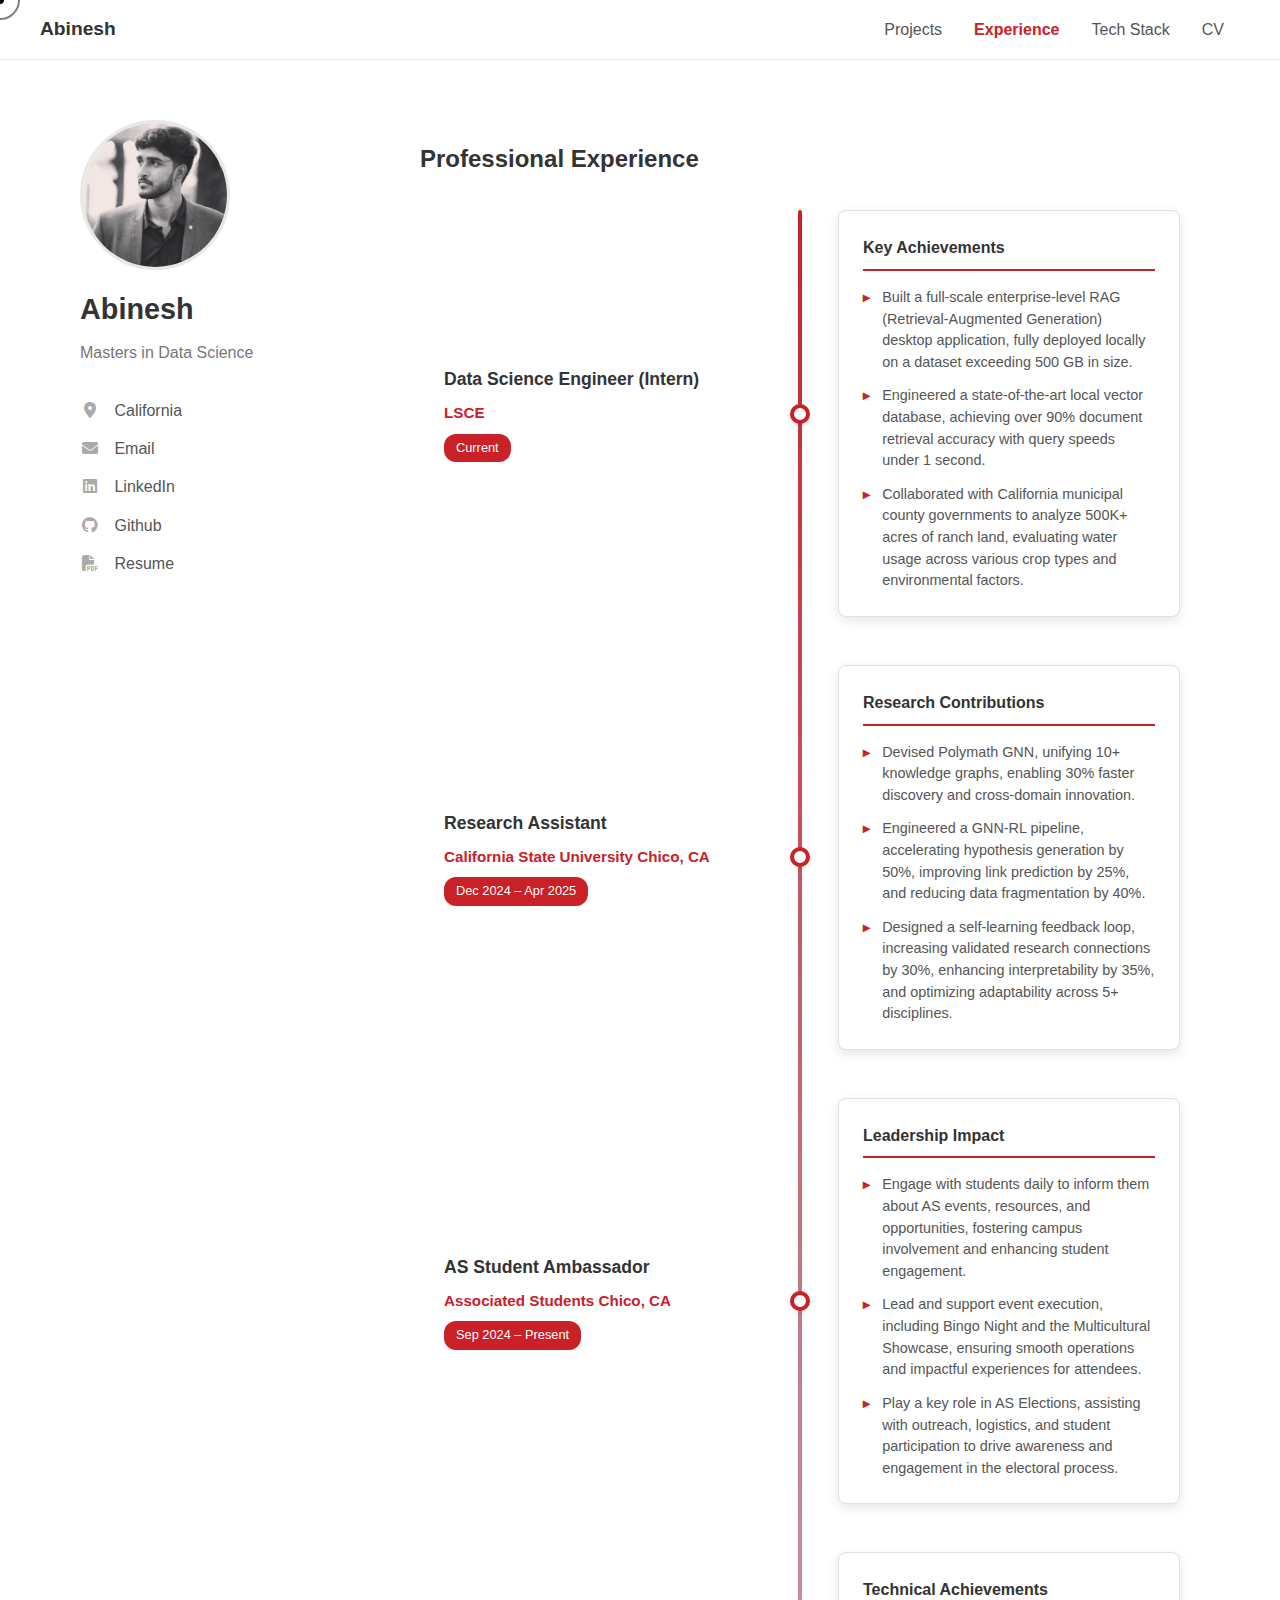
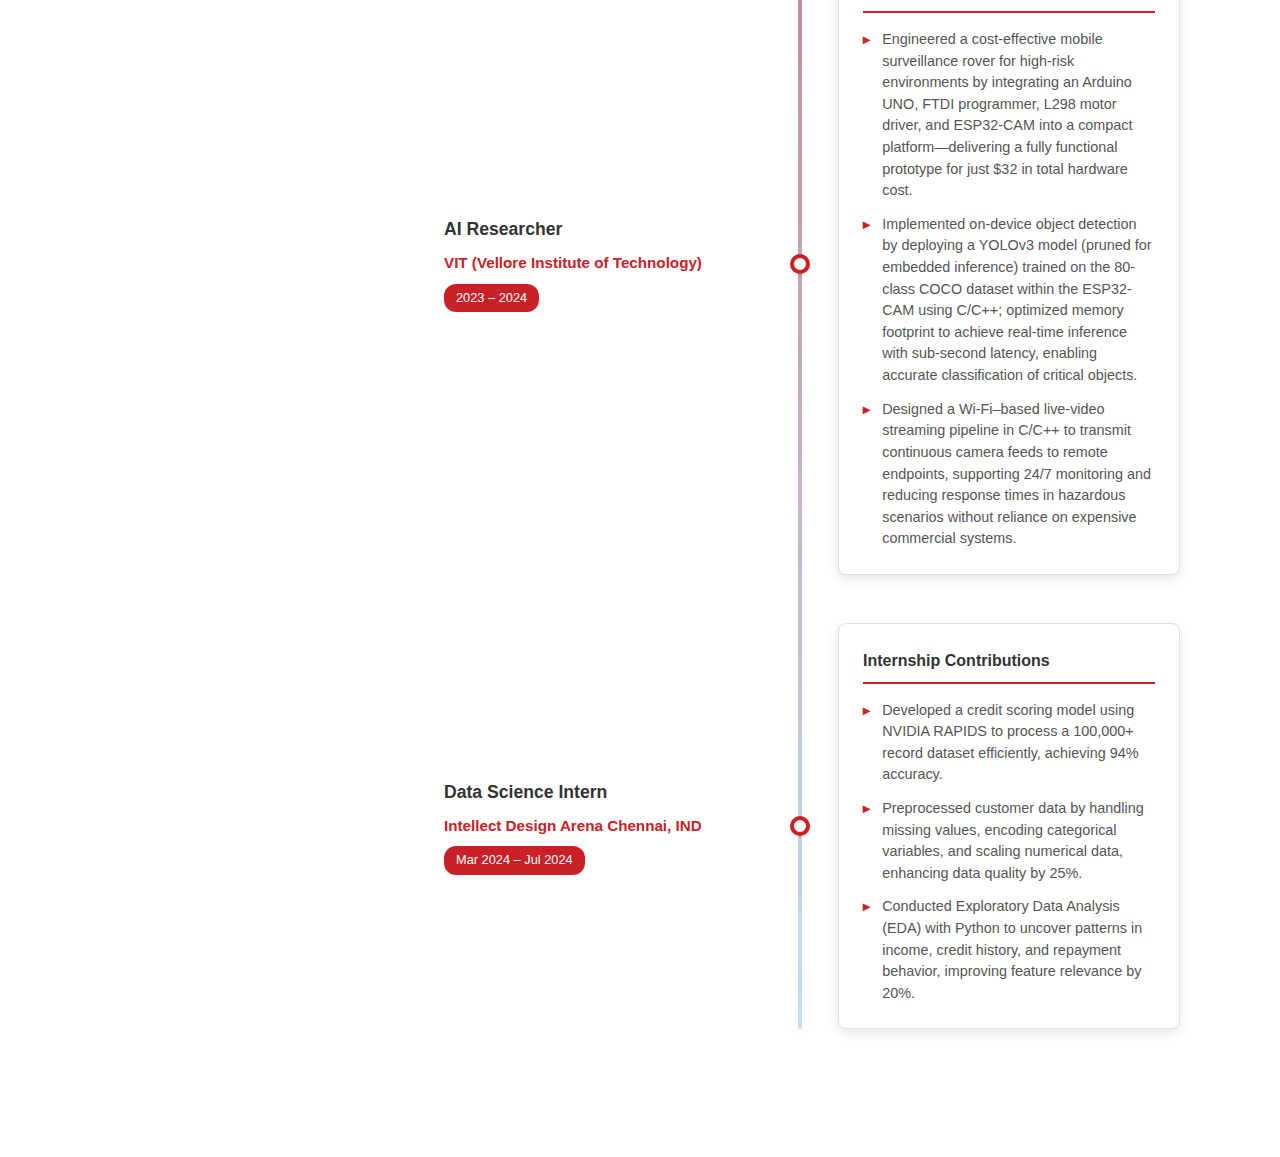
<file: experience.html>
<!DOCTYPE html>
<html lang="en">
<head>
    <meta charset="UTF-8">
    <meta name="viewport" content="width=device-width, initial-scale=1.0">
    <title>Experience - Abinesh</title>
    <link rel="icon" href="assets/favicon.ico" type="image/x-icon">
    <link rel="stylesheet" href="https://cdnjs.cloudflare.com/ajax/libs/font-awesome/6.5.2/css/all.min.css">
    <link rel="stylesheet" href="css/style.css">
</head>
<body>
    <div class="cursor-dot" data-cursor-dot></div>
    <div class="cursor-outline" data-cursor-outline></div>

    <!-- Mobile Navigation -->
    <header class="mobile-header">
        <a href="index.html" class="mobile-brand">Abinesh</a>
        <button class="hamburger-menu">
            <span class="bar"></span>
            <span class="bar"></span>
            <span class="bar"></span>
        </button>
    </header>
    <nav class="mobile-nav">
        <ul>
            <li><a href="projects.html">Projects</a></li>
            <li><a href="experience.html" class="active">Experience</a></li>
            <li><a href="tech-stack.html">Tech Stack</a></li>
            <li><a href="assets/Abinesh Resume.pdf" target="_blank">CV</a></li>
            <li><a href="#" id="mobile-contact-trigger">Contact</a></li>
        </ul>
    </nav>

    <!-- Desktop Header -->
    <header class="main-header">
        <nav class="main-nav">
            <a href="index.html" class="nav-brand">Abinesh</a>
            <ul>
                <li><a href="projects.html">Projects</a></li>
                <li><a href="experience.html" class="active">Experience</a></li>
                <li><a href="tech-stack.html">Tech Stack</a></li>
                <li><a href="assets/Abinesh Resume.pdf" target="_blank">CV</a></li>
            </ul>
        </nav>
    </header>

    <div class="page-container">
        <aside class="sidebar">
            <div class="sidebar-content">
                <img src="assets/Images/Profile.jpeg" alt="Abinesh" class="profile-picture">
                <h2>Abinesh</h2>
                <p class="subtitle">Masters in Data Science</p>

                <ul class="contact-info">
                    <li><a href="https://www.google.com/maps/place/California" target="_blank"><i class="fa-solid fa-location-dot"></i> California</a></li>
                    <li><a href="mailto:abisrini16@gmail.com"><i class="fa-solid fa-envelope"></i> Email</a></li>
                    <li><a href="https://www.linkedin.com/in/abinesh-srini/" target="_blank"><i class="fa-brands fa-linkedin"></i> LinkedIn</a></li>
                    <li><a href="https://github.com/Abinesh1608" target="_blank"><i class="fa-brands fa-github"></i> Github</a></li>
                    <li><a href="assets/Abinesh Resume.pdf" target="_blank"><i class="fa-solid fa-file-pdf"></i> Resume</a></li>
                </ul>
            </div>
        </aside>

        <main class="main-content">
            <article>
                <h1>Professional Experience</h1>

                <!-- =================================================================
                DESKTOP-ONLY TIMELINE 
                ================================================================== -->
                <div class="desktop-timeline">
                    <div class="timeline-container">
                        <!-- Timeline Row 1: LSCE -->
                        <div class="timeline-row">
                            <div class="experience-card">
                                <h3>Data Science Engineer (Intern)</h3>
                                <div class="company">LSCE</div>
                                <div class="period">Current</div>
                            </div>
                            <div class="timeline-dot"></div>
                            <div class="achievements-card">
                                <h4>Key Achievements</h4>
                                <ul>
                                    <li>Built a full-scale enterprise-level RAG (Retrieval-Augmented Generation) desktop application, fully deployed locally on a dataset exceeding 500 GB in size.</li>
                                    <li>Engineered a state-of-the-art local vector database, achieving over 90% document retrieval accuracy with query speeds under 1 second.</li>
                                    <li>Collaborated with California municipal county governments to analyze 500K+ acres of ranch land, evaluating water usage across various crop types and environmental factors.</li>
                                </ul>
                            </div>
                        </div>

                        <!-- Timeline Item 2 -->
                        <div class="timeline-row reverse">
                            <div class="achievements-card">
                                <h4>Research Contributions</h4>
                                <ul>
                                    <li>Devised Polymath GNN, unifying 10+ knowledge graphs, enabling 30% faster discovery and cross-domain innovation.</li>
                                    <li>Engineered a GNN-RL pipeline, accelerating hypothesis generation by 50%, improving link prediction by 25%, and reducing data fragmentation by 40%.</li>
                                    <li>Designed a self-learning feedback loop, increasing validated research connections by 30%, enhancing interpretability by 35%, and optimizing adaptability across 5+ disciplines.</li>
                                </ul>
                            </div>
                            <div class="timeline-dot"></div>
                            <div class="experience-card">
                                <h3>Research Assistant</h3>
                                <div class="company">California State University Chico, CA</div>
                                <div class="period">Dec 2024 – Apr 2025</div>
                            </div>
                        </div>

                        <!-- Timeline Item 3 -->
                        <div class="timeline-row">
                            <div class="experience-card">
                                <h3>AS Student Ambassador</h3>
                                <div class="company">Associated Students Chico, CA</div>
                                <div class="period">Sep 2024 – Present</div>
                            </div>
                            <div class="timeline-dot"></div>
                            <div class="achievements-card">
                                <h4>Leadership Impact</h4>
                                <ul>
                                    <li>Engage with students daily to inform them about AS events, resources, and opportunities, fostering campus involvement and enhancing student engagement.</li>
                                    <li>Lead and support event execution, including Bingo Night and the Multicultural Showcase, ensuring smooth operations and impactful experiences for attendees.</li>
                                    <li>Play a key role in AS Elections, assisting with outreach, logistics, and student participation to drive awareness and engagement in the electoral process.</li>
                                </ul>
                            </div>
                        </div>

                        <!-- Timeline Item 4 -->
                        <div class="timeline-row reverse">
                            <div class="achievements-card">
                                <h4>Technical Achievements</h4>
                                <ul>
                                    <li>Engineered a cost-effective mobile surveillance rover for high-risk environments by integrating an Arduino UNO, FTDI programmer, L298 motor driver, and ESP32-CAM into a compact platform—delivering a fully functional prototype for just $32 in total hardware cost.</li>
                                    <li>Implemented on-device object detection by deploying a YOLOv3 model (pruned for embedded inference) trained on the 80-class COCO dataset within the ESP32-CAM using C/C++; optimized memory footprint to achieve real-time inference with sub-second latency, enabling accurate classification of critical objects.</li>
                                    <li>Designed a Wi-Fi–based live-video streaming pipeline in C/C++ to transmit continuous camera feeds to remote endpoints, supporting 24/7 monitoring and reducing response times in hazardous scenarios without reliance on expensive commercial systems.</li>
                                </ul>
                            </div>
                            <div class="timeline-dot"></div>
                            <div class="experience-card">
                                <h3>AI Researcher</h3>
                                <div class="company">VIT (Vellore Institute of Technology)</div>
                                <div class="period">2023 – 2024</div>
                            </div>
                        </div>

                        <!-- Timeline Item 5 -->
                        <div class="timeline-row">
                            <div class="experience-card">
                                <h3>Data Science Intern</h3>
                                <div class="company">Intellect Design Arena Chennai, IND</div>
                                <div class="period">Mar 2024 – Jul 2024</div>
                            </div>
                            <div class="timeline-dot"></div>
                            <div class="achievements-card">
                                <h4>Internship Contributions</h4>
                                <ul>
                                    <li>Developed a credit scoring model using NVIDIA RAPIDS to process a 100,000+ record dataset efficiently, achieving 94% accuracy.</li>
                                    <li>Preprocessed customer data by handling missing values, encoding categorical variables, and scaling numerical data, enhancing data quality by 25%.</li>
                                    <li>Conducted Exploratory Data Analysis (EDA) with Python to uncover patterns in income, credit history, and repayment behavior, improving feature relevance by 20%.</li>
                                </ul>
                            </div>
                        </div>
                    </div>
                </div>

                <!-- =================================================================
                MOBILE-ONLY EXPERIENCE LIST
                ================================================================== -->
                <div class="mobile-experience">
                    <!-- Experience 1: LSCE -->
                    <div class="mobile-exp-item">
                        <h3>Data Science Engineer (Intern)</h3>
                        <p class="company">LSCE</p>
                        <p class="period">Current</p>
                        <div class="details">
                            <h4>Key Achievements</h4>
                            <ul>
                                <li>Built a full-scale enterprise-level RAG (Retrieval-Augmented Generation) desktop application, fully deployed locally on a dataset exceeding 500 GB in size.</li>
                                <li>Engineered a state-of-the-art local vector database, achieving over 90% document retrieval accuracy with query speeds under 1 second.</li>
                                <li>Collaborated with California municipal county governments to analyze 500K+ acres of ranch land, evaluating water usage across various crop types and environmental factors.</li>
                            </ul>
                        </div>
                    </div>

                    <!-- Experience 2: CSU Chico -->
                    <div class="mobile-exp-item">
                        <h3>Research Assistant</h3>
                        <p class="company">California State University Chico, CA</p>
                        <p class="period">Dec 2024 – Apr 2025</p>
                        <div class="details">
                            <h4>Research Contributions</h4>
                            <ul>
                                <li>Devised Polymath GNN, unifying 10+ knowledge graphs, enabling 30% faster discovery and cross-domain innovation.</li>
                                <li>Engineered a GNN-RL pipeline, accelerating hypothesis generation by 50%, improving link prediction by 25%, and reducing data fragmentation by 40%.</li>
                                <li>Designed a self-learning feedback loop, increasing validated research connections by 30%, enhancing interpretability by 35%, and optimizing adaptability across 5+ disciplines.</li>
                            </ul>
                        </div>
                    </div>
                    
                    <!-- Experience 3: Student Ambassador -->
                    <div class="mobile-exp-item">
                        <h3>AS Student Ambassador</h3>
                        <p class="company">Associated Students Chico, CA</p>
                        <p class="period">Sep 2024 – Present</p>
                        <div class="details">
                            <h4>Leadership Impact</h4>
                            <ul>
                                <li>Engage with students daily to inform them about AS events, resources, and opportunities, fostering campus involvement and enhancing student engagement.</li>
                                <li>Lead and support event execution, including Bingo Night and the Multicultural Showcase, ensuring smooth operations and impactful experiences for attendees.</li>
                                <li>Play a key role in AS Elections, assisting with outreach, logistics, and student participation to drive awareness and engagement in the electoral process.</li>
                            </ul>
                        </div>
                    </div>

                    <!-- Experience 4: VIT -->
                    <div class="mobile-exp-item">
                        <h3>AI Researcher</h3>
                        <p class="company">VIT (Vellore Institute of Technology)</p>
                        <p class="period">2023 – 2024</p>
                        <div class="details">
                            <h4>Technical Achievements</h4>
                            <ul>
                                <li>Engineered a cost-effective mobile surveillance rover for high-risk environments by integrating an Arduino UNO, FTDI programmer, L298 motor driver, and ESP32-CAM into a compact platform—delivering a fully functional prototype for just $32 in total hardware cost.</li>
                                <li>Implemented on-device object detection by deploying a YOLOv3 model (pruned for embedded inference) trained on the 80-class COCO dataset within the ESP32-CAM using C/C++; optimized memory footprint to achieve real-time inference with sub-second latency, enabling accurate classification of critical objects.</li>
                                <li>Designed a Wi-Fi–based live-video streaming pipeline in C/C++ to transmit continuous camera feeds to remote endpoints, supporting 24/7 monitoring and reducing response times in hazardous scenarios without reliance on expensive commercial systems.</li>
                            </ul>
                        </div>
                    </div>
                    
                    <!-- Experience 5: Intellect Design Arena -->
                    <div class="mobile-exp-item">
                        <h3>Data Science Intern</h3>
                        <p class="company">Intellect Design Arena Chennai, IND</p>
                        <p class="period">Mar 2024 – Jul 2024</p>
                        <div class="details">
                            <h4>Internship Contributions</h4>
                            <ul>
                                <li>Developed a credit scoring model using NVIDIA RAPIDS to process a 100,000+ record dataset efficiently, achieving 94% accuracy.</li>
                                <li>Preprocessed customer data by handling missing values, encoding categorical variables, and scaling numerical data, enhancing data quality by 25%.</li>
                                <li>Conducted Exploratory Data Analysis (EDA) with Python to uncover patterns in income, credit history, and repayment behavior, improving feature relevance by 20%.</li>
                            </ul>
                        </div>
                    </div>
                </div>

            </article>
        </main>
    </div>

    <script src="js/cursor.js"></script>
    <script src="js/script.js"></script>

    <!-- Mobile Contact Overlay -->
    <div class="mobile-contact-overlay">
        <div class="mobile-contact-content">
            <button class="close-contact-btn">&times;</button>
            <img src="assets/Images/Profile.jpeg" alt="Abinesh" class="profile-picture">
            <h2>Abinesh</h2>
            <p class="subtitle">Masters in Data Science</p>
            <ul class="contact-info">
                <li><a href="https://www.google.com/maps/place/California" target="_blank"><i class="fa-solid fa-location-dot"></i> California</a></li>
                <li><a href="mailto:abisrini16@gmail.com"><i class="fa-solid fa-envelope"></i> Email</a></li>
                <li><a href="https://www.linkedin.com/in/abinesh-srini/" target="_blank"><i class="fa-brands fa-linkedin"></i> LinkedIn</a></li>
                <li><a href="https://github.com/Abinesh1608" target="_blank"><i class="fa-brands fa-github"></i> Github</a></li>
                <li><a href="assets/Abinesh Resume.pdf" target="_blank"><i class="fa-solid fa-file-pdf"></i> Resume</a></li>
            </ul>
        </div>
    </div>
</body>
</html>
</file>
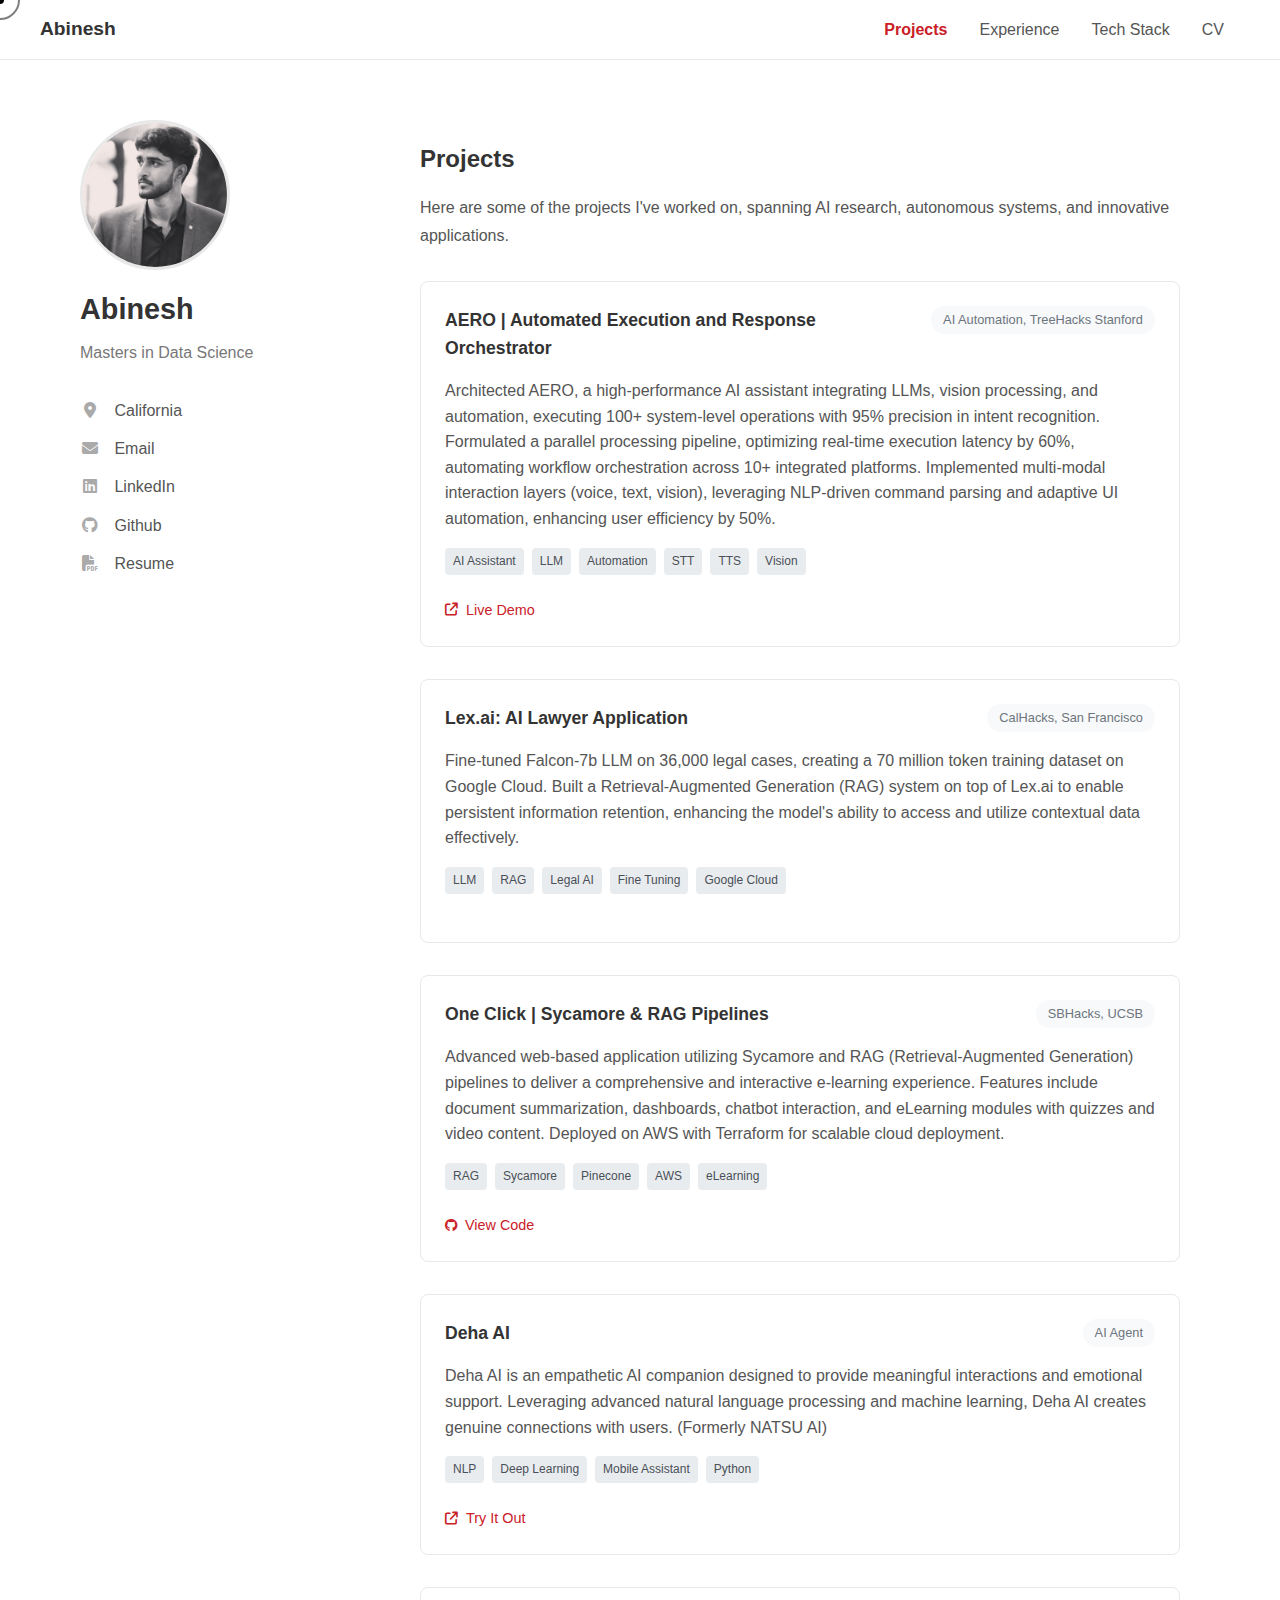
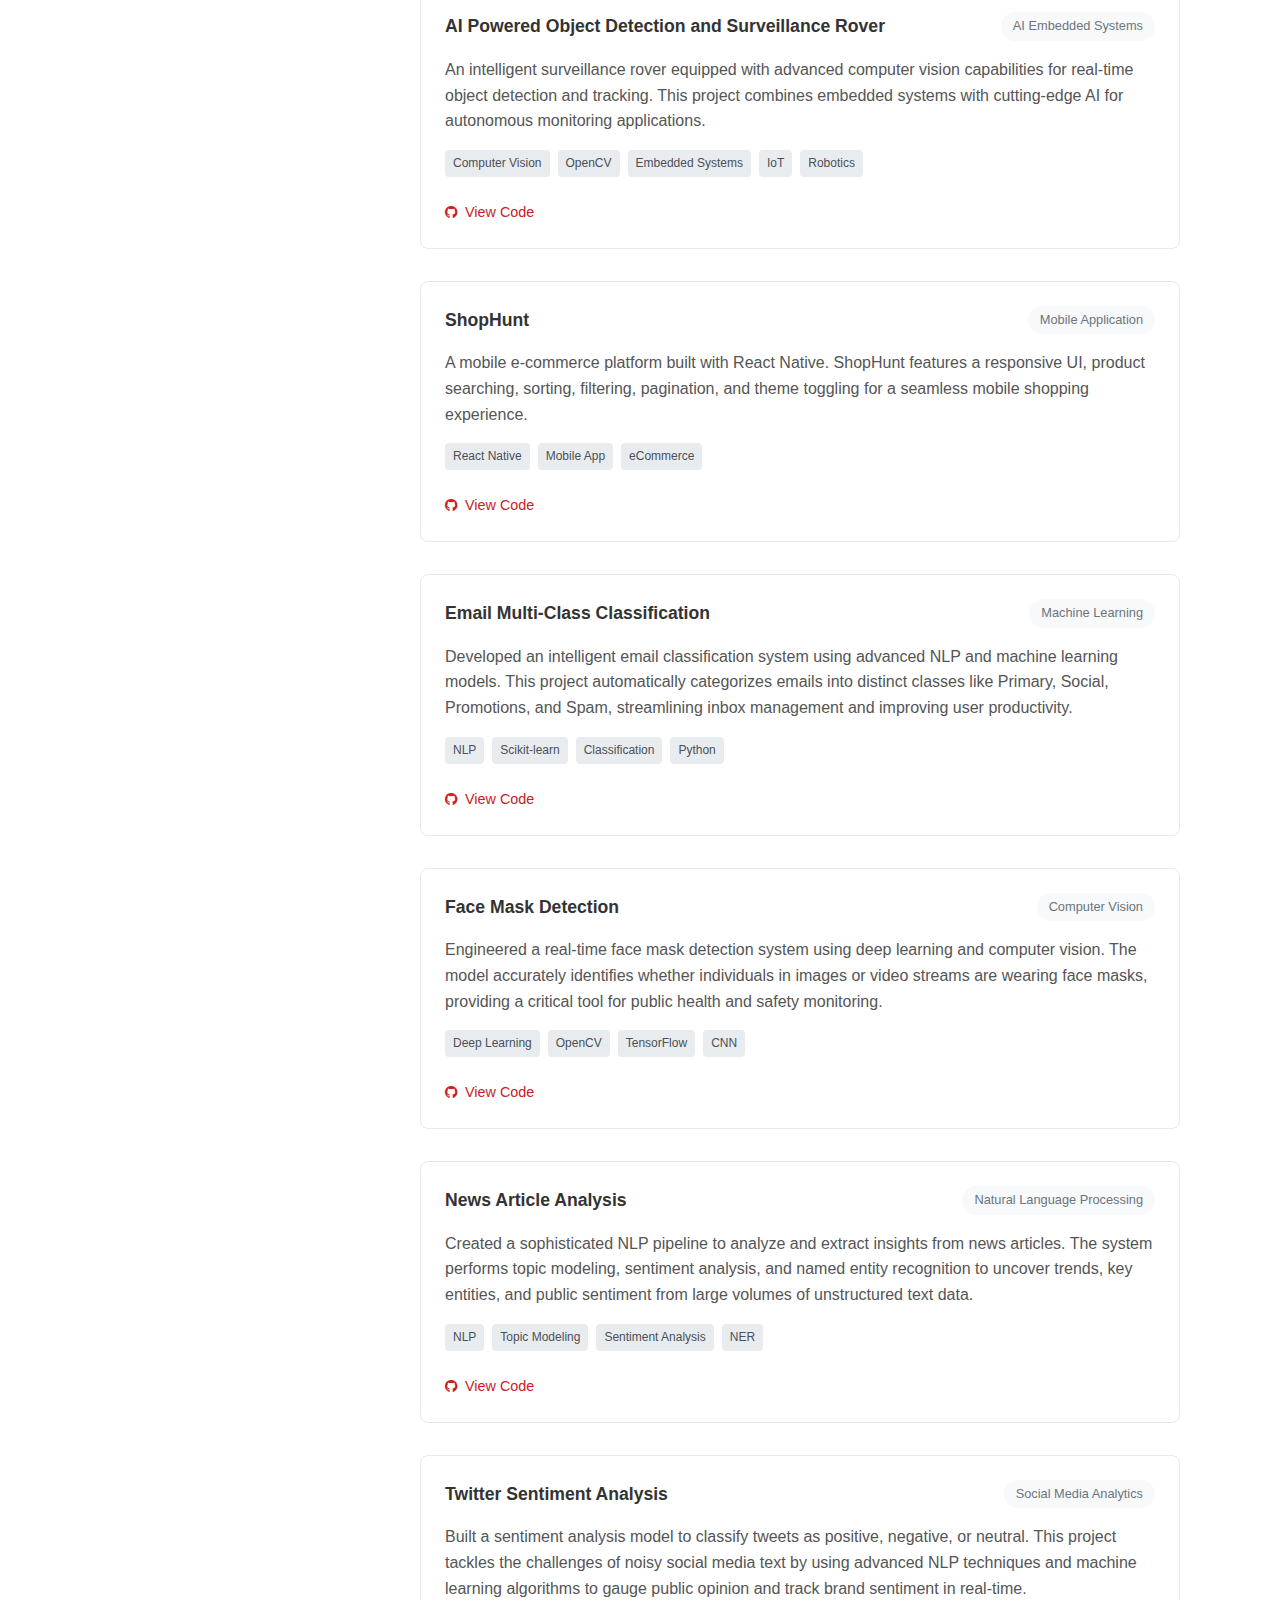
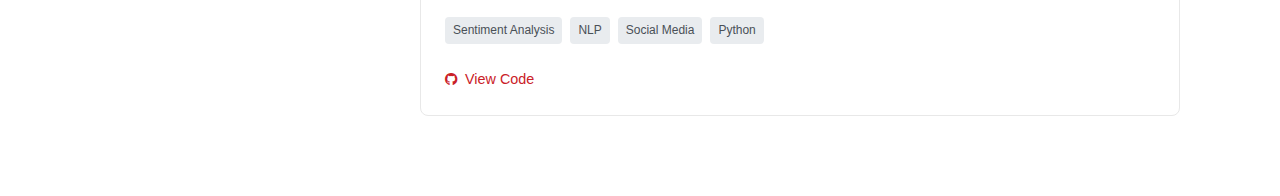
<file: projects.html>
<!DOCTYPE html>
<html lang="en">
<head>
    <meta charset="UTF-8">
    <meta name="viewport" content="width=device-width, initial-scale=1.0">
    <title>Projects - Abinesh</title>
    <link rel="icon" href="assets/favicon.ico" type="image/x-icon">
    <link rel="stylesheet" href="https://cdnjs.cloudflare.com/ajax/libs/font-awesome/6.5.2/css/all.min.css">
    <link rel="stylesheet" href="css/style.css">
</head>
<body>
    <div class="cursor-dot" data-cursor-dot></div>
    <div class="cursor-outline" data-cursor-outline></div>

    <!-- Mobile Navigation -->
    <header class="mobile-header">
        <a href="index.html" class="mobile-brand">Abinesh</a>
        <button class="hamburger-menu">
            <span class="bar"></span>
            <span class="bar"></span>
            <span class="bar"></span>
        </button>
    </header>
    <nav class="mobile-nav">
        <ul>
            <li><a href="projects.html" class="active">Projects</a></li>
            <li><a href="experience.html">Experience</a></li>
            <li><a href="tech-stack.html">Tech Stack</a></li>
            <li><a href="assets/Abinesh Resume.pdf" target="_blank">CV</a></li>
            <li><a href="#" id="mobile-contact-trigger">Contact</a></li>
        </ul>
    </nav>

    <!-- Desktop Header -->
    <header class="main-header">
        <nav class="main-nav">
            <a href="index.html" class="nav-brand">Abinesh</a>
            <ul>
                <li><a href="projects.html" class="active">Projects</a></li>
                <li><a href="experience.html">Experience</a></li>
                <li><a href="tech-stack.html">Tech Stack</a></li>
                <li><a href="assets/Abinesh Resume.pdf" target="_blank">CV</a></li>
            </ul>
        </nav>
    </header>

    <div class="page-container">
        <aside class="sidebar">
            <div class="sidebar-content">
                <img src="assets/Images/Profile.jpeg" alt="Abinesh" class="profile-picture">
                <h2>Abinesh</h2>
                <p class="subtitle">Masters in Data Science</p>

                <ul class="contact-info">
                    <li><a href="https://www.google.com/maps/place/California" target="_blank"><i class="fa-solid fa-location-dot"></i> California</a></li>
                    <li><a href="mailto:abisrini16@gmail.com"><i class="fa-solid fa-envelope"></i> Email</a></li>
                    <li><a href="https://www.linkedin.com/in/abinesh-srini/" target="_blank"><i class="fa-brands fa-linkedin"></i> LinkedIn</a></li>
                    <li><a href="https://github.com/Abinesh1608" target="_blank"><i class="fa-brands fa-github"></i> Github</a></li>
                    <li><a href="assets/Abinesh Resume.pdf" target="_blank"><i class="fa-solid fa-file-pdf"></i> Resume</a></li>
                </ul>
            </div>
        </aside>

        <main class="main-content">
            <article>
                <h1>Projects</h1>
                <p>Here are some of the projects I've worked on, spanning AI research, autonomous systems, and innovative applications.</p>

                <div class="projects-grid">
                    <div class="project-card">
                        <div class="project-header">
                            <h3>AERO | Automated Execution and Response Orchestrator</h3>
                            <div class="project-category">AI Automation, TreeHacks Stanford</div>
                        </div>
                        <div class="project-content">
                            <p>Architected AERO, a high-performance AI assistant integrating LLMs, vision processing, and automation, executing 100+ system-level operations with 95% precision in intent recognition. Formulated a parallel processing pipeline, optimizing real-time execution latency by 60%, automating workflow orchestration across 10+ integrated platforms. Implemented multi-modal interaction layers (voice, text, vision), leveraging NLP-driven command parsing and adaptive UI automation, enhancing user efficiency by 50%.</p>
                            <div class="project-tech">
                                <span class="tech-tag">AI Assistant</span>
                                <span class="tech-tag">LLM</span>
                                <span class="tech-tag">Automation</span>
                                <span class="tech-tag">STT</span>
                                <span class="tech-tag">TTS</span>
                                <span class="tech-tag">Vision</span>
                            </div>
                        </div>
                        <div class="project-links">
                            <a href="https://aero-automatic-execution-and-reaction-orchestrator.s3.us-east-2.amazonaws.com/index.html" class="project-link" target="_blank"><i class="fa-solid fa-external-link"></i> Live Demo</a>
                        </div>
                    </div>

                    <div class="project-card">
                        <div class="project-header">
                            <h3>Lex.ai: AI Lawyer Application</h3>
                            <div class="project-category">CalHacks, San Francisco</div>
                        </div>
                        <div class="project-content">
                            <p>Fine-tuned Falcon-7b LLM on 36,000 legal cases, creating a 70 million token training dataset on Google Cloud. Built a Retrieval-Augmented Generation (RAG) system on top of Lex.ai to enable persistent information retention, enhancing the model's ability to access and utilize contextual data effectively.</p>
                            <div class="project-tech">
                                <span class="tech-tag">LLM</span>
                                <span class="tech-tag">RAG</span>
                                <span class="tech-tag">Legal AI</span>
                                <span class="tech-tag">Fine Tuning</span>
                                <span class="tech-tag">Google Cloud</span>
                            </div>
                        </div>
                    </div>

                    <div class="project-card">
                        <div class="project-header">
                            <h3>One Click | Sycamore & RAG Pipelines</h3>
                            <div class="project-category">SBHacks, UCSB</div>
                        </div>
                        <div class="project-content">
                            <p>Advanced web-based application utilizing Sycamore and RAG (Retrieval-Augmented Generation) pipelines to deliver a comprehensive and interactive e-learning experience. Features include document summarization, dashboards, chatbot interaction, and eLearning modules with quizzes and video content. Deployed on AWS with Terraform for scalable cloud deployment.</p>
                            <div class="project-tech">
                                <span class="tech-tag">RAG</span>
                                <span class="tech-tag">Sycamore</span>
                                <span class="tech-tag">Pinecone</span>
                                <span class="tech-tag">AWS</span>
                                <span class="tech-tag">eLearning</span>
                            </div>
                        </div>
                        <div class="project-links">
                            <a href="https://github.com/shahtirth07/SBHacks2025" class="project-link" target="_blank"><i class="fa-brands fa-github"></i> View Code</a>
                        </div>
                    </div>

                    <div class="project-card">
                        <div class="project-header">
                            <h3>Deha AI</h3>
                            <div class="project-category">AI Agent</div>
                        </div>
                        <div class="project-content">
                            <p>Deha AI is an empathetic AI companion designed to provide meaningful interactions and emotional support. Leveraging advanced natural language processing and machine learning, Deha AI creates genuine connections with users. (Formerly NATSU AI)</p>
                            <div class="project-tech">
                                <span class="tech-tag">NLP</span>
                                <span class="tech-tag">Deep Learning</span>
                                <span class="tech-tag">Mobile Assistant</span>
                                <span class="tech-tag">Python</span>
                            </div>
                        </div>
                        <div class="project-links">
                            <a href="https://natsu-ai.s3.us-east-2.amazonaws.com/natsu-ai/natsu/natsu/index.html" class="project-link" target="_blank"><i class="fa-solid fa-external-link"></i> Try It Out</a>
                        </div>
                    </div>

                    <div class="project-card">
                        <div class="project-header">
                            <h3>AI Powered Object Detection and Surveillance Rover</h3>
                            <div class="project-category">AI Embedded Systems</div>
                        </div>
                        <div class="project-content">
                            <p>An intelligent surveillance rover equipped with advanced computer vision capabilities for real-time object detection and tracking. This project combines embedded systems with cutting-edge AI for autonomous monitoring applications.</p>
                            <div class="project-tech">
                                <span class="tech-tag">Computer Vision</span>
                                <span class="tech-tag">OpenCV</span>
                                <span class="tech-tag">Embedded Systems</span>
                                <span class="tech-tag">IoT</span>
                                <span class="tech-tag">Robotics</span>
                            </div>
                        </div>
                        <div class="project-links">
                            <a href="https://github.com/Abinesh1608/AI-Powered-Object-Detection-and-Surveillance-Rover" class="project-link" target="_blank"><i class="fa-brands fa-github"></i> View Code</a>
                        </div>
                    </div>

                    <div class="project-card">
                        <div class="project-header">
                            <h3>ShopHunt</h3>
                            <div class="project-category">Mobile Application</div>
                        </div>
                        <div class="project-content">
                            <p>A mobile e-commerce platform built with React Native. ShopHunt features a responsive UI, product searching, sorting, filtering, pagination, and theme toggling for a seamless mobile shopping experience.</p>
                            <div class="project-tech">
                                <span class="tech-tag">React Native</span>
                                <span class="tech-tag">Mobile App</span>
                                <span class="tech-tag">eCommerce</span>
                            </div>
                        </div>
                        <div class="project-links">
                            <a href="https://github.com/Abinesh1608/ShopHunt" class="project-link" target="_blank"><i class="fa-brands fa-github"></i> View Code</a>
                        </div>
                    </div>

                    <div class="project-card">
                        <div class="project-header">
                            <h3>Email Multi-Class Classification</h3>
                            <div class="project-category">Machine Learning</div>
                        </div>
                        <div class="project-content">
                            <p>Developed an intelligent email classification system using advanced NLP and machine learning models. This project automatically categorizes emails into distinct classes like Primary, Social, Promotions, and Spam, streamlining inbox management and improving user productivity.</p>
                            <div class="project-tech">
                                <span class="tech-tag">NLP</span>
                                <span class="tech-tag">Scikit-learn</span>
                                <span class="tech-tag">Classification</span>
                                <span class="tech-tag">Python</span>
                            </div>
                        </div>
                        <div class="project-links">
                            <a href="https://github.com/Abinesh1608/Machine_Learning/tree/main/Email%20Multi%20Class%20classification" class="project-link" target="_blank"><i class="fa-brands fa-github"></i> View Code</a>
                        </div>
                    </div>

                    <div class="project-card">
                        <div class="project-header">
                            <h3>Face Mask Detection</h3>
                            <div class="project-category">Computer Vision</div>
                        </div>
                        <div class="project-content">
                            <p>Engineered a real-time face mask detection system using deep learning and computer vision. The model accurately identifies whether individuals in images or video streams are wearing face masks, providing a critical tool for public health and safety monitoring.</p>
                            <div class="project-tech">
                                <span class="tech-tag">Deep Learning</span>
                                <span class="tech-tag">OpenCV</span>
                                <span class="tech-tag">TensorFlow</span>
                                <span class="tech-tag">CNN</span>
                            </div>
                        </div>
                        <div class="project-links">
                            <a href="https://github.com/Abinesh1608/Machine_Learning/tree/main/Face%20mask%20Detection" class="project-link" target="_blank"><i class="fa-brands fa-github"></i> View Code</a>
                        </div>
                    </div>

                    <div class="project-card">
                        <div class="project-header">
                            <h3>News Article Analysis</h3>
                            <div class="project-category">Natural Language Processing</div>
                        </div>
                        <div class="project-content">
                            <p>Created a sophisticated NLP pipeline to analyze and extract insights from news articles. The system performs topic modeling, sentiment analysis, and named entity recognition to uncover trends, key entities, and public sentiment from large volumes of unstructured text data.</p>
                            <div class="project-tech">
                                <span class="tech-tag">NLP</span>
                                <span class="tech-tag">Topic Modeling</span>
                                <span class="tech-tag">Sentiment Analysis</span>
                                <span class="tech-tag">NER</span>
                            </div>
                        </div>
                        <div class="project-links">
                            <a href="https://github.com/Abinesh1608/Machine_Learning/tree/main/News%20Article%20Analysis" class="project-link" target="_blank"><i class="fa-brands fa-github"></i> View Code</a>
                        </div>
                    </div>

                    <div class="project-card">
                        <div class="project-header">
                            <h3>Twitter Sentiment Analysis</h3>
                            <div class="project-category">Social Media Analytics</div>
                        </div>
                        <div class="project-content">
                            <p>Built a sentiment analysis model to classify tweets as positive, negative, or neutral. This project tackles the challenges of noisy social media text by using advanced NLP techniques and machine learning algorithms to gauge public opinion and track brand sentiment in real-time.</p>
                            <div class="project-tech">
                                <span class="tech-tag">Sentiment Analysis</span>
                                <span class="tech-tag">NLP</span>
                                <span class="tech-tag">Social Media</span>
                                <span class="tech-tag">Python</span>
                            </div>
                        </div>
                        <div class="project-links">
                            <a href="https://github.com/Abinesh1608/Machine_Learning/tree/main/Twitter%20sentiment%20Analysis" class="project-link" target="_blank"><i class="fa-brands fa-github"></i> View Code</a>
                        </div>
                    </div>
                </div>
            </article>
        </main>
    </div>

    <script src="js/cursor.js"></script>
    <script src="js/script.js"></script>

    <!-- Mobile Contact Overlay -->
    <div class="mobile-contact-overlay">
        <div class="mobile-contact-content">
            <button class="close-contact-btn">&times;</button>
            <img src="assets/Images/Profile.jpeg" alt="Abinesh" class="profile-picture">
            <h2>Abinesh</h2>
            <p class="subtitle">Masters in Data Science</p>
            <ul class="contact-info">
                <li><a href="https://www.google.com/maps/place/California" target="_blank"><i class="fa-solid fa-location-dot"></i> California</a></li>
                <li><a href="mailto:abisrini16@gmail.com"><i class="fa-solid fa-envelope"></i> Email</a></li>
                <li><a href="https://www.linkedin.com/in/abinesh-srini/" target="_blank"><i class="fa-brands fa-linkedin"></i> LinkedIn</a></li>
                <li><a href="https://github.com/Abinesh1608" target="_blank"><i class="fa-brands fa-github"></i> Github</a></li>
                <li><a href="assets/Abinesh Resume.pdf" target="_blank"><i class="fa-solid fa-file-pdf"></i> Resume</a></li>
            </ul>
        </div>
    </div>
</body>
</html>
</file>
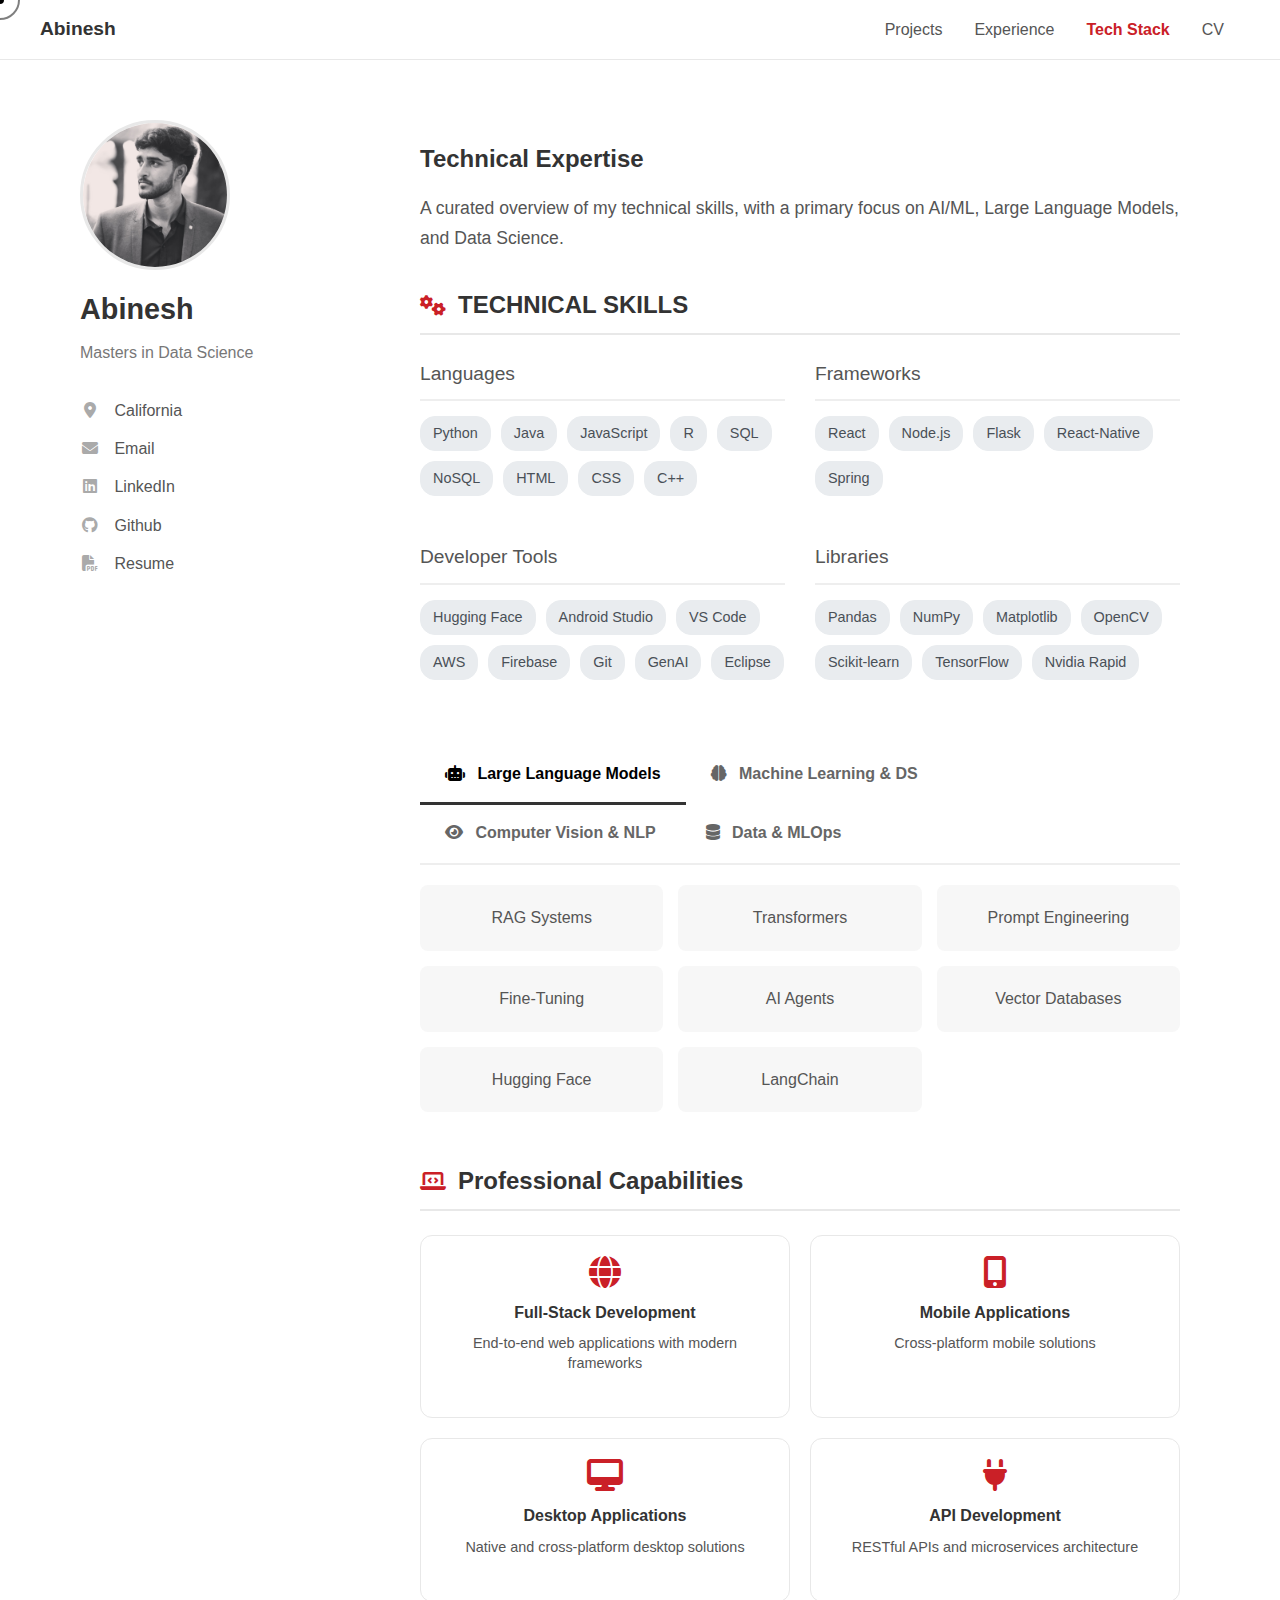
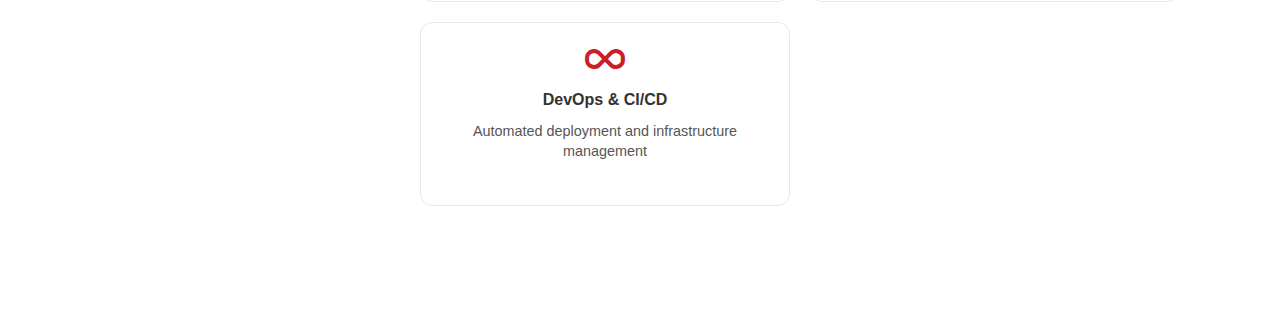
<file: tech-stack.html>
<!DOCTYPE html>
<html lang="en">
<head>
    <meta charset="UTF-8">
    <meta name="viewport" content="width=device-width, initial-scale=1.0">
    <title>Tech Stack - Abinesh</title>
    <link rel="icon" href="assets/favicon.ico" type="image/x-icon">
    <link rel="stylesheet" href="https://cdnjs.cloudflare.com/ajax/libs/font-awesome/6.5.2/css/all.min.css">
    <link rel="stylesheet" href="css/style.css">
</head>
<body>
    <div class="cursor-dot" data-cursor-dot></div>
    <div class="cursor-outline" data-cursor-outline></div>

    <!-- Mobile Navigation -->
    <header class="mobile-header">
        <a href="index.html" class="mobile-brand">Abinesh</a>
        <button class="hamburger-menu">
            <span class="bar"></span>
            <span class="bar"></span>
            <span class="bar"></span>
        </button>
    </header>
    <nav class="mobile-nav">
        <ul>
            <li><a href="projects.html">Projects</a></li>
            <li><a href="experience.html">Experience</a></li>
            <li><a href="tech-stack.html" class="active">Tech Stack</a></li>
            <li><a href="assets/Abinesh Resume.pdf" target="_blank">CV</a></li>
            <li><a href="#" id="mobile-contact-trigger">Contact</a></li>
        </ul>
    </nav>
    
    <!-- Desktop Header -->
    <header class="main-header">
        <nav class="main-nav">
            <a href="index.html" class="nav-brand">Abinesh</a>
            <ul>
                <li><a href="projects.html">Projects</a></li>
                <li><a href="experience.html">Experience</a></li>
                <li><a href="tech-stack.html" class="active">Tech Stack</a></li>
                <li><a href="assets/Abinesh Resume.pdf" target="_blank">CV</a></li>
            </ul>
        </nav>
    </header>

    <div class="page-container">
        <aside class="sidebar">
            <div class="sidebar-content">
                <img src="assets/Images/Profile.jpeg" alt="Abinesh" class="profile-picture">
                <h2>Abinesh</h2>
                <p class="subtitle">Masters in Data Science</p>

                <ul class="contact-info">
                    <li><a href="https://www.google.com/maps/place/California" target="_blank"><i class="fa-solid fa-location-dot"></i> California</a></li>
                    <li><a href="mailto:abisrini16@gmail.com"><i class="fa-solid fa-envelope"></i> Email</a></li>
                    <li><a href="https://www.linkedin.com/in/abinesh-srini/" target="_blank"><i class="fa-brands fa-linkedin"></i> LinkedIn</a></li>
                    <li><a href="https://github.com/Abinesh1608" target="_blank"><i class="fa-brands fa-github"></i> Github</a></li>
                    <li><a href="assets/Abinesh Resume.pdf" target="_blank"><i class="fa-solid fa-file-pdf"></i> Resume</a></li>
                </ul>
            </div>
        </aside>

        <main class="main-content">
            <article>
                <h1>Technical Expertise</h1>
                <p class="intro-text">A curated overview of my technical skills, with a primary focus on AI/ML, Large Language Models, and Data Science.</p>

                <!-- Tier 2: Technical Skills -->
                <div class="proficiencies-section">
                    <h2 class="section-title"><i class="fa-solid fa-cogs"></i> TECHNICAL SKILLS</h2>
                    <div class="prof-categories">
                        <div class="prof-category">
                            <h3>Languages</h3>
                            <div class="tech-tags">
                                <span class="tech-badge">Python</span>
                                <span class="tech-badge">Java</span>
                                <span class="tech-badge">JavaScript</span>
                                <span class="tech-badge">R</span>
                                <span class="tech-badge">SQL</span>
                                <span class="tech-badge">NoSQL</span>
                                <span class="tech-badge">HTML</span>
                                <span class="tech-badge">CSS</span>
                                <span class="tech-badge">C++</span>
                            </div>
                        </div>
                        <div class="prof-category">
                            <h3>Frameworks</h3>
                            <div class="tech-tags">
                                <span class="tech-badge">React</span>
                                <span class="tech-badge">Node.js</span>
                                <span class="tech-badge">Flask</span>
                                <span class="tech-badge">React-Native</span>
                                <span class="tech-badge">Spring</span>
                            </div>
                        </div>
                        <div class="prof-category">
                            <h3>Developer Tools</h3>
                            <div class="tech-tags">
                                <span class="tech-badge">Hugging Face</span>
                                <span class="tech-badge">Android Studio</span>
                                <span class="tech-badge">VS Code</span>
                                <span class="tech-badge">AWS</span>
                                <span class="tech-badge">Firebase</span>
                                <span class="tech-badge">Git</span>
                                <span class="tech-badge">GenAI</span>
                                <span class="tech-badge">Eclipse</span>
                            </div>
                        </div>
                        <div class="prof-category">
                            <h3>Libraries</h3>
                            <div class="tech-tags">
                                <span class="tech-badge">Pandas</span>
                                <span class="tech-badge">NumPy</span>
                                <span class="tech-badge">Matplotlib</span>
                                <span class="tech-badge">OpenCV</span>
                                <span class="tech-badge">Scikit-learn</span>
                                <span class="tech-badge">TensorFlow</span>
                                <span class="tech-badge">Nvidia Rapid</span>
                            </div>
                        </div>
                    </div>
                </div>

                <!-- Tier 1: AI & Data Science Core -->
                <div class="skills-showcase">
                    <div class="tabs-container">
                        <div class="tab active" data-tab="llm">
                            <i class="fa-solid fa-robot"></i> Large Language Models
                        </div>
                        <div class="tab" data-tab="ml-ds">
                            <i class="fa-solid fa-brain"></i> Machine Learning & DS
                        </div>
                        <div class="tab" data-tab="cv-nlp">
                            <i class="fa-solid fa-eye"></i> Computer Vision & NLP
                        </div>
                        <div class="tab" data-tab="data-mlops">
                            <i class="fa-solid fa-database"></i> Data & MLOps
                        </div>
                    </div>

                    <div class="tab-content active" id="llm">
                        <div class="skill-grid">
                            <div class="skill-item-pro"><span>RAG Systems</span></div>
                            <div class="skill-item-pro"><span>Transformers</span></div>
                            <div class="skill-item-pro"><span>Prompt Engineering</span></div>
                            <div class="skill-item-pro"><span>Fine-Tuning</span></div>
                            <div class="skill-item-pro"><span>AI Agents</span></div>
                            <div class="skill-item-pro"><span>Vector Databases</span></div>
                            <div class="skill-item-pro"><span>Hugging Face</span></div>
                            <div class="skill-item-pro"><span>LangChain</span></div>
                        </div>
                    </div>
                    <div class="tab-content" id="ml-ds">
                        <div class="skill-grid">
                            <div class="skill-item-pro"><span>Supervised Learning</span></div>
                            <div class="skill-item-pro"><span>Unsupervised Learning</span></div>
                            <div class="skill-item-pro"><span>Reinforcement Learning</span></div>
                            <div class="skill-item-pro"><span>Scikit-learn</span></div>
                            <div class="skill-item-pro"><span>TensorFlow</span></div>
                            <div class="skill-item-pro"><span>PyTorch</span></div>
                            <div class="skill-item-pro"><span>Pandas & NumPy</span></div>
                            <div class="skill-item-pro"><span>Data Analysis</span></div>
                        </div>
                    </div>
                    <div class="tab-content" id="cv-nlp">
                        <div class="skill-grid">
                            <div class="skill-item-pro"><span>Object Detection</span></div>
                            <div class="skill-item-pro"><span>Image Segmentation</span></div>
                            <div class="skill-item-pro"><span>CNNs / RNNs</span></div>
                            <div class="skill-item-pro"><span>OpenCV</span></div>
                            <div class="skill-item-pro"><span>Sentiment Analysis</span></div>
                            <div class="skill-item-pro"><span>Topic Modeling</span></div>
                            <div class="skill-item-pro"><span>Embeddings</span></div>
                            <div class="skill-item-pro"><span>NLTK / SpaCy</span></div>
                        </div>
                    </div>
                    <div class="tab-content" id="data-mlops">
                        <div class="skill-grid">
                            <div class="skill-item-pro"><span>Data Pipelines</span></div>
                            <div class="skill-item-pro"><span>Model Deployment</span></div>
                            <div class="skill-item-pro"><span>Performance Metrics</span></div>
                            <div class="skill-item-pro"><span>CI/CD for ML</span></div>
                            <div class="skill-item-pro"><span>Docker</span></div>
                            <div class="skill-item-pro"><span>Kubernetes</span></div>
                            <div class="skill-item-pro"><span>Weights & Biases</span></div>
                        </div>
                    </div>
                </div>

                <!-- Tier 3: Professional Capabilities -->
                <div class="development-section">
                    <h2 class="section-title">
                        <i class="fa-solid fa-laptop-code"></i> Professional Capabilities
                    </h2>
                    <div class="capabilities-grid">
                        <div class="capability-item">
                            <i class="fa-solid fa-globe"></i>
                            <h4>Full-Stack Development</h4>
                            <p>End-to-end web applications with modern frameworks</p>
                        </div>
                        <div class="capability-item">
                            <i class="fa-solid fa-mobile-alt"></i>
                            <h4>Mobile Applications</h4>
                            <p>Cross-platform mobile solutions</p>
                        </div>
                        <div class="capability-item">
                            <i class="fa-solid fa-desktop"></i>
                            <h4>Desktop Applications</h4>
                            <p>Native and cross-platform desktop solutions</p>
                        </div>
                        <div class="capability-item">
                            <i class="fa-solid fa-plug"></i>
                            <h4>API Development</h4>
                            <p>RESTful APIs and microservices architecture</p>
                        </div>
                        <div class="capability-item">
                            <i class="fa-solid fa-infinity"></i>
                            <h4>DevOps & CI/CD</h4>
                            <p>Automated deployment and infrastructure management</p>
                        </div>
                    </div>
                </div>
            </article>
        </main>
    </div>

    <script src="js/cursor.js"></script>
    <script src="js/script.js"></script>

    <!-- Mobile Contact Overlay -->
    <div class="mobile-contact-overlay">
        <div class="mobile-contact-content">
            <button class="close-contact-btn">&times;</button>
            <img src="assets/Images/Profile.jpeg" alt="Abinesh" class="profile-picture">
            <h2>Abinesh</h2>
            <p class="subtitle">Masters in Data Science</p>
            <ul class="contact-info">
                <li><a href="https://www.google.com/maps/place/California" target="_blank"><i class="fa-solid fa-location-dot"></i> California</a></li>
                <li><a href="mailto:abisrini16@gmail.com"><i class="fa-solid fa-envelope"></i> Email</a></li>
                <li><a href="https://www.linkedin.com/in/abinesh-srini/" target="_blank"><i class="fa-brands fa-linkedin"></i> LinkedIn</a></li>
                <li><a href="https://github.com/Abinesh1608" target="_blank"><i class="fa-brands fa-github"></i> Github</a></li>
                <li><a href="assets/Abinesh Resume.pdf" target="_blank"><i class="fa-solid fa-file-pdf"></i> Resume</a></li>
            </ul>
        </div>
    </div>
</body>
</html>
</file>
<file: css/style.css>
/* Comprehensive CSS Reset & Cross-Browser Normalization */
*,
*::before,
*::after {
    margin: 0;
    padding: 0;
    box-sizing: border-box;
}

html {
    font-size: 16px; /* Explicit base font size for consistency */
    -webkit-text-size-adjust: 100%; /* Prevent font scaling in landscape */
    -ms-text-size-adjust: 100%; /* IE/Edge */
    text-size-adjust: 100%; /* Standard */
}

/* Remove default styling from common elements */
h1, h2, h3, h4, h5, h6 {
    margin: 0;
    padding: 0;
    font-weight: normal;
}

p, ul, ol, li {
    margin: 0;
    padding: 0;
}

a {
    color: inherit;
    text-decoration: none;
}

img {
    max-width: 100%;
    height: auto;
    display: block;
}

button, input, select, textarea {
    font-family: inherit;
    font-size: inherit;
}

/* Basic Reset & Global Styles */
:root {
    --text-color: #555;
    --heading-color: #333;
    --link-color: #ca2027;
    --red-link-color: #dc3545;
    --background-color: #fff;
    --border-color: #e8e8e8;
    --font-main: -apple-system, BlinkMacSystemFont, 'Segoe UI', Roboto, Helvetica, Arial, sans-serif;
}

body {
    font-family: var(--font-main);
    font-size: 1rem; /* Explicit rem-based font size */
    line-height: 1.6;
    background: var(--background-color);
    color: var(--text-color);
    padding-top: 60px;
    display: flex;
    flex-direction: column;
    min-height: 100vh;
    -webkit-font-smoothing: antialiased;
    -moz-osx-font-smoothing: grayscale;
    text-rendering: optimizeLegibility;
    cursor: none;
}

a {
    transition: color 0.3s ease;
}

/* Header */
.main-header {
    background: var(--background-color);
    border-bottom: 1px solid var(--border-color);
    padding: 0 2rem;
    position: fixed;
    top: 0;
    width: 100%;
    z-index: 100;
    height: 60px; /* 60px * 1.0 */
}

.main-nav {
    display: flex;
    justify-content: space-between;
    align-items: center;
    max-width: 1200px;
    margin: 0 auto;
    height: 100%;
}

.main-nav .nav-brand {
    font-weight: bold;
    font-size: 1.2rem;
    color: var(--heading-color);
    text-decoration: none;
}

.main-nav ul {
    display: flex;
    list-style: none;
}

.main-nav ul li a {
    padding: 1rem;
    color: var(--text-color);
    text-decoration: none;
}
.main-nav ul li a:hover {
    color: var(--link-color);
}

/* Page Layout */
.page-container {
    display: flex;
    gap: 40px;
    max-width: 1200px;
    margin: 40px auto;
    padding: 0 20px;
}

/* Sidebar */
.sidebar {
    width: 280px;
    flex-shrink: 0;
    background-color: rgba(255, 255, 255, 0.8);
    padding: 20px;
    border-radius: 10px;
}

.profile-picture {
    width: 150px; /* 150px * 1.0 */
    height: 150px; /* 150px * 1.0 */
    border-radius: 50%;
    margin-bottom: 1rem;
    object-fit: cover;
    border: 3px solid var(--border-color); /* 3px * 1.0 = 3px */
}

.sidebar h2 {
    font-size: 1.8rem;
    font-weight: bold;
    color: var(--heading-color);
    margin-bottom: 0.5rem;
}

.sidebar .subtitle {
    color: #777;
    margin-bottom: 2rem;
}

.subtitle.available {
    color: #28a745;
    font-weight: bold;
    margin-top: -1.5rem;
}

.contact-info {
    list-style: none;
}

.contact-info li {
    margin-bottom: 0.8rem;
}

.contact-info a {
    color: var(--text-color);
    text-decoration: none;
}

.contact-info a:hover {
    color: var(--link-color);
}

.contact-info i {
    margin-right: 10px; /* 10px * 1.0 */
    width: 20px; /* 20px * 1.0 */
    text-align: center;
    color: #aaa;
}

/* Main Content */
.main-content {
    flex-grow: 1;
    background-color: rgba(255, 255, 255, 0.8);
    padding: 40px;
    border-radius: 10px;
}

.main-content h1 {
    font-size: 1.5rem;
    font-weight: bold;
    color: var(--heading-color);
    margin-bottom: 1rem;
}

.section-title {
    font-size: 1.2rem;
    color: var(--heading-color);
    border-bottom: 1px solid var(--border-color);
    padding-bottom: 0.5rem;
    margin-top: 2rem;
    margin-bottom: 1.5rem;
}

.project-list {
    list-style: none;
}

.project-list li {
    margin-bottom: 1.5rem;
}

.project-list h3 {
    font-size: 1rem;
    font-weight: bold;
    color: var(--heading-color);
    margin-bottom: 0.25rem;
}

.stack-list {
    list-style: none;
    display: flex;
    flex-wrap: wrap;
    gap: 0.5rem;
}

.stack-list li {
    background-color: #f0f0f0;
    padding: 0.25rem 0.75rem;
    border-radius: 5px;
    font-size: 0.8rem;
}

.main-content p {
    line-height: 1.7;
    margin-bottom: 1.5rem;
}

.main-content a {
    color: var(--link-color);
    font-weight: 500;
    text-decoration: none;
}

.main-content a:hover {
    text-decoration: underline;
}

/* Red links for specific content */
.red-link {
    color: var(--red-link-color) !important;
    text-decoration: none;
}

.red-link:hover {
    text-decoration: underline;
}

/* Active navigation link */
.main-nav ul li a.active {
    color: var(--link-color);
    font-weight: bold;
}

/* Projects Page Styles */
.projects-grid {
    display: grid;
    gap: 2rem;
    margin-top: 2rem;
}

.project-card {
    background: var(--background-color);
    border: 1px solid var(--border-color);
    border-radius: 8px;
    padding: 1.5rem;
    transition: box-shadow 0.3s ease, transform 0.2s ease;
}

.project-card:hover {
    box-shadow: 0 4px 12px rgba(0, 0, 0, 0.1);
    transform: translateY(-2px);
}

.project-header {
    display: flex;
    justify-content: space-between;
    align-items: flex-start;
    margin-bottom: 1rem;
    flex-wrap: wrap;
    gap: 0.5rem;
}

.project-header h3 {
    font-size: 1.1rem;
    font-weight: bold;
    color: var(--heading-color);
    margin: 0;
    flex: 1;
    min-width: 250px;
}

.project-category {
    background-color: #f8f9fa;
    color: #6c757d;
    padding: 0.25rem 0.75rem;
    border-radius: 20px;
    font-size: 0.8rem;
    font-weight: 500;
    white-space: nowrap;
}

.project-content {
    margin-bottom: 1.5rem;
}

.project-content p {
    color: var(--text-color);
    line-height: 1.6;
    margin-bottom: 1rem;
}

.project-tech {
    display: flex;
    flex-wrap: wrap;
    gap: 0.5rem;
    margin-bottom: 1rem;
}

.tech-tag {
    background-color: #e9ecef;
    color: #495057;
    padding: 0.25rem 0.5rem;
    border-radius: 4px;
    font-size: 0.75rem;
    font-weight: 500;
}

.project-links {
    display: flex;
    gap: 1rem;
    flex-wrap: wrap;
}

.project-link {
    color: var(--link-color) !important;
    text-decoration: none;
    font-size: 0.9rem;
    font-weight: 500;
    display: flex;
    align-items: center;
    gap: 0.5rem;
    transition: color 0.3s ease;
}

.project-link:hover {
    color: var(--red-link-color) !important;
    text-decoration: underline;
}

.project-link i {
    font-size: 0.8rem;
}

/* Responsive adjustments for projects */
@media (max-width: 768px) {
    .project-header {
        flex-direction: column;
        align-items: flex-start;
    }
    
    .project-header h3 {
        min-width: auto;
        margin-bottom: 0.5rem;
    }
    
    .project-links {
        flex-direction: column;
        gap: 0.5rem;
    }
}

/* Clean Timeline Container */
.timeline-container {
    max-width: 1000px;
    margin: 2rem auto 0;
    position: relative;
}

/* Timeline vertical line */
.timeline-container::before {
    content: '';
    position: absolute;
    left: 50%;
    top: 0;
    bottom: 0;
    width: 4px;
    background: linear-gradient(to bottom, var(--link-color), rgba(52, 152, 219, 0.3));
    transform: translateX(-50%);
    border-radius: 2px;
}

/* Timeline Row - Each experience item */
.timeline-row {
    display: flex;
    align-items: center;
    margin-bottom: 3rem;
    position: relative;
}

/* Normal row: experience left, achievements right */
.timeline-row {
    justify-content: space-between;
}

/* Reverse row: achievements left, experience right */
.timeline-row.reverse {
    flex-direction: row-reverse;
}

/* Experience Card - Minimal info, blends with background */
.experience-card {
    width: 45%;
    background: transparent;
    border: none;
    border-radius: 0;
    padding: 1.5rem;
    transition: all 0.3s ease;
}

.experience-card h3 {
    font-size: 1.1rem;
    font-weight: bold;
    color: var(--heading-color);
    margin: 0 0 0.5rem 0;
}

.experience-card .company {
    color: var(--link-color);
    font-weight: 600;
    font-size: 0.95rem;
    margin-bottom: 0.5rem;
}

.experience-card .period {
    background: var(--link-color);
    color: white;
    padding: 0.25rem 0.75rem;
    border-radius: 12px;
    font-size: 0.8rem;
    font-weight: 500;
    display: inline-block;
}

/* Timeline Dot */
.timeline-dot {
    width: 20px;
    height: 20px;
    background: var(--background-color);
    border: 4px solid var(--link-color);
    border-radius: 50%;
    position: absolute;
    left: 50%;
    transform: translateX(-50%);
    z-index: 2;
    box-shadow: 0 2px 4px rgba(0, 0, 0, 0.1);
}

/* Achievements Card - Clean white theme */
.achievements-card {
    width: 45%;
    background: #ffffff;
    border: 1px solid #e0e0e0;
    border-radius: 8px;
    padding: 1.5rem;
    box-shadow: 0 4px 12px rgba(0, 0, 0, 0.1);
    transition: all 0.3s ease;
}

.achievements-card:hover {
    box-shadow: 0 6px 20px rgba(0, 0, 0, 0.15);
    transform: translateY(-2px);
}

.achievements-card h4 {
    font-size: 1rem;
    font-weight: bold;
    color: var(--heading-color);
    margin: 0 0 1rem 0;
    border-bottom: 2px solid var(--link-color);
    padding-bottom: 0.5rem;
}

.achievements-card ul {
    list-style: none;
    margin: 0;
    padding: 0;
}

.achievements-card li {
    font-size: 0.9rem;
    color: var(--text-color);
    margin-bottom: 0.75rem;
    padding-left: 1.2rem;
    position: relative;
    line-height: 1.5;
}

.achievements-card li::before {
    content: '▸';
    color: var(--link-color);
    font-weight: bold;
    position: absolute;
    left: 0;
    top: 0;
}

.achievements-card li:last-child {
    margin-bottom: 0;
}

/* Compact Tech Stack Styles */
.tech-overview {
    margin-top: 2rem;
}

.tech-section {
    margin-bottom: 2rem;
}

.tech-section h2 {
    font-size: 1.1rem;
    font-weight: bold;
    color: var(--heading-color);
    margin-bottom: 0.75rem;
    display: flex;
    align-items: center;
    gap: 0.5rem;
}

.tech-section h2 i {
    color: var(--link-color);
    font-size: 1rem;
}

.tech-tags {
    display: flex;
    flex-wrap: wrap;
    gap: 0.5rem;
}

.tech-badge {
    background-color: #f8f9fa;
    color: var(--text-color);
    padding: 0.4rem 0.8rem;
    border-radius: 20px;
    font-size: 0.85rem;
    font-weight: 500;
    border: 1px solid var(--border-color);
    transition: all 0.3s ease;
}

.tech-badge:hover {
    background-color: var(--link-color);
    color: white;
    transform: translateY(-1px);
}

.tech-badge.primary {
    background-color: var(--link-color);
    color: white;
    border-color: var(--link-color);
}

.tech-badge.primary:hover {
    background-color: var(--red-link-color);
    border-color: var(--red-link-color);
}

/* Responsive Timeline Design */
@media screen and (max-width: 768px) {
    .timeline-container::before {
        left: 20px;
        transform: translateX(-50%);
    }

    .timeline-row,
    .timeline-row.reverse {
        /* OVERRIDE: Remove flex behavior completely on mobile */
        display: block;
        padding-left: 45px;
        margin-bottom: 2rem;
    }

    /* Force the order and display for all rows, ignoring .reverse */
    .timeline-row .experience-card,
    .timeline-row.reverse .experience-card {
        display: block; /* Ensure it's a block element */
        width: 100%;
        margin-bottom: 1.5rem; /* Space between title and details */
        padding: 0;
    }

    .timeline-row .achievements-card,
    .timeline-row.reverse .achievements-card {
        display: block; /* Ensure it's a block element */
        width: 100%;
        padding: 1.5rem;
        border: 1px solid #e0e0e0;
        box-shadow: 0 2px 8px rgba(0, 0, 0, 0.05);
        margin: 0;
    }

    .timeline-dot {
        left: 20px;
        transform: translateX(-50%);
        top: 4px; 
    }
}

/* Mobile Contact Overlay */
.mobile-contact-overlay {
    display: none; /* Hidden by default */
    position: fixed;
    top: 0;
    left: 0;
    width: 100%;
    height: 100%;
    background-color: rgba(0, 0, 0, 0.9);
    z-index: 104; /* Above the mobile nav */
    justify-content: center;
    align-items: center;
    animation: fadeIn 0.3s;
}

.mobile-contact-overlay.active {
    display: flex;
}

.mobile-contact-content {
    background-color: var(--background-color);
    padding: 40px;
    border-radius: 10px;
    text-align: center;
    position: relative;
    width: 90%;
    max-width: 400px;
}

.mobile-contact-content .profile-picture {
    margin-left: auto;
    margin-right: auto;
}

.mobile-contact-content .contact-info a {
    color: var(--heading-color);
}
.mobile-contact-content .contact-info i {
    color: var(--link-color);
}

.close-contact-btn {
    position: absolute;
    top: 10px;
    right: 15px;
    background: none;
    border: none;
    font-size: 2rem;
    color: #999;
    cursor: pointer;
}

/* Footer */
.main-footer {
    text-align: center;
    padding: 2rem;
    margin-top: 2rem;
    border-top: 1px solid var(--border-color);
    color: #999;
}

/* Responsive Design */
@media (max-width: 1024px) { /* Increased from 768px for new layout */
    body {
        padding-top: 0;
    }
    
    .main-header {
        position: static;
    }
    
    .main-nav {
        flex-direction: column;
        height: auto;
        padding: 1rem;
    }

    .main-nav ul {
        margin-top: 1rem;
        flex-direction: column;
        width: 100%;
        text-align: center;
    }

    .page-container {
        flex-direction: column;
        margin: 20px auto;
    }

    .sidebar {
        width: 100%;
        padding-right: 0;
        text-align: center;
    }

    .main-content {
        padding-left: 0;
        /* No border to remove in responsive */
        margin-top: 2rem;
    }
}

/* Enhanced Tech Stack Styles */
.intro-text {
    font-size: 1.1rem;
    color: var(--text-color);
    margin-bottom: 2.5rem;
    line-height: 1.7;
    font-weight: 400;
}

/* Core Competencies Section */
.competency-overview {
    margin-bottom: 3rem;
}

.section-title {
    font-size: 1.5rem;
    font-weight: 700;
    color: var(--heading-color);
    margin-bottom: 1.5rem;
    display: flex;
    align-items: center;
    gap: 0.75rem;
    border-bottom: 2px solid var(--border-color);
    padding-bottom: 0.5rem;
}

.section-title i {
    color: var(--link-color);
    font-size: 1.3rem;
}

.competency-grid {
    display: grid;
    grid-template-columns: repeat(auto-fit, minmax(320px, 1fr));
    gap: 1.5rem;
    margin-top: 1.5rem;
}

.competency-card {
    background: #fdfdfd;
    border: 1px solid var(--border-color);
    border-radius: 12px;
    padding: 1.5rem;
    transition: all 0.3s ease;
    position: relative;
    overflow: hidden;
}

.competency-card::before {
    content: '';
    position: absolute;
    top: 0;
    left: 0;
    width: 100%;
    height: 4px;
    background: linear-gradient(90deg, #f8f9fa, var(--border-color));
    transition: background 0.3s ease;
}

.competency-card.highlight::before {
    background: linear-gradient(90deg, var(--link-color), #dc3545);
}

.competency-card:hover {
    transform: translateY(-2px);
    box-shadow: 0 8px 25px rgba(0,0,0,0.1);
    border-color: var(--link-color);
}

.competency-card.highlight {
    background: linear-gradient(135deg, #fff 0%, #fafafa 100%);
    border-color: #ddd;
}

.card-header {
    display: flex;
    align-items: center;
    gap: 0.75rem;
    margin-bottom: 1rem;
    padding-bottom: 0.75rem;
    border-bottom: 1px solid #f0f0f0;
}

.card-header i {
    font-size: 1.25rem;
    color: var(--link-color);
    width: 24px;
    text-align: center;
}

.card-header h3 {
    font-size: 1.1rem;
    font-weight: 600;
    color: var(--heading-color);
    margin: 0;
}

.skills-list {
    display: flex;
    flex-direction: column;
    gap: 0.5rem;
}

.skill-item {
    padding: 0.4rem 0.75rem;
    border-radius: 6px;
    font-size: 0.9rem;
    font-weight: 500;
    background: rgba(202, 32, 39, 0.08);
    color: #333;
    border-left: 3px solid var(--link-color);
    transition: all 0.2s ease;
}

.skill-item:hover {
    background: rgba(202, 32, 39, 0.12);
    transform: translateX(2px);
}

/* Technical Stack Section */
.tech-stack-section {
    margin-bottom: 3rem;
}

.tech-categories {
    display: flex;
    flex-direction: column;
    gap: 2rem;
    margin-top: 1.5rem;
}

.tech-category {
    background: #fff;
    border: 1px solid var(--border-color);
    border-radius: 12px;
    padding: 1.5rem;
    transition: all 0.3s ease;
}

.tech-category:hover {
    border-color: var(--link-color);
    box-shadow: 0 4px 15px rgba(0,0,0,0.05);
}

.tech-category.featured {
    background: linear-gradient(135deg, #fff 0%, #f8f9ff 100%);
    border: 2px solid var(--link-color);
    position: relative;
}

.tech-category.featured::after {
    content: '🌟';
    position: absolute;
    top: -8px;
    right: 15px;
    background: var(--link-color);
    color: white;
    padding: 4px 8px;
    border-radius: 12px;
    font-size: 0.8rem;
}

.tech-category h3 {
    font-size: 1.1rem;
    font-weight: 600;
    color: var(--heading-color);
    margin-bottom: 1rem;
    display: flex;
    align-items: center;
    gap: 0.5rem;
}

.tech-category h3 i {
    color: var(--link-color);
    width: 20px;
    text-align: center;
}

.tech-tags {
    display: flex;
    flex-wrap: wrap;
    gap: 0.5rem;
    margin-bottom: 1rem;
}

.tech-badge {
    display: inline-block;
    padding: 0.4rem 0.8rem;
    background: #f8f9fa;
    color: var(--text-color);
    border-radius: 20px;
    font-size: 0.85rem;
    font-weight: 500;
    border: 1px solid #e9ecef;
    transition: all 0.2s ease;
}

.tech-badge:hover {
    transform: translateY(-1px);
    box-shadow: 0 2px 8px rgba(0,0,0,0.1);
    background: linear-gradient(135deg, var(--link-color), #dc3545);
    color: white;
    border-color: var(--link-color);
}

.tech-libraries {
    margin-top: 0.75rem;
    padding-top: 0.75rem;
    border-top: 1px solid #f0f0f0;
}

.tech-libraries small {
    color: #666;
    font-size: 0.8rem;
    line-height: 1.4;
}

/* Development Capabilities */
.development-section {
    margin-bottom: 3rem;
}

.capabilities-grid {
    display: grid;
    grid-template-columns: repeat(auto-fit, minmax(250px, 1fr));
    gap: 1.25rem;
    margin-top: 1.5rem;
}

.capability-item {
    background: #fff;
    border: 1px solid var(--border-color);
    border-radius: 12px;
    padding: 1.25rem;
    text-align: center;
    transition: all 0.3s ease;
    position: relative;
    overflow: hidden;
}

.capability-item::before {
    content: '';
    position: absolute;
    top: 0;
    left: 0;
    width: 100%;
    height: 3px;
    background: linear-gradient(90deg, var(--link-color), #dc3545);
    transform: translateX(-100%);
    transition: transform 0.3s ease;
}

.capability-item:hover::before {
    transform: translateX(0);
}

.capability-item:hover {
    transform: translateY(-3px);
    box-shadow: 0 8px 25px rgba(0,0,0,0.1);
    border-color: var(--link-color);
}

.capability-item i {
    font-size: 2rem;
    color: var(--link-color);
    margin-bottom: 0.75rem;
    display: block;
}

.capability-item h4 {
    font-size: 1rem;
    font-weight: 600;
    color: var(--heading-color);
    margin-bottom: 0.5rem;
}

.capability-item p {
    color: var(--text-color);
    font-size: 0.9rem;
    line-height: 1.4;
}

/* Proficiency Legend */
.proficiency-legend {
    background: #f8f9fa;
    border: 1px solid var(--border-color);
    border-radius: 12px;
    padding: 1.5rem;
    margin-top: 2rem;
}

.proficiency-legend h3 {
    font-size: 1.1rem;
    font-weight: 600;
    color: var(--heading-color);
    margin-bottom: 1rem;
    text-align: center;
}

.legend-items {
    display: flex;
    justify-content: center;
    gap: 2rem;
    flex-wrap: wrap;
}

.legend-item {
    display: flex;
    align-items: center;
    gap: 0.5rem;
    font-size: 0.9rem;
    color: var(--text-color);
}

.legend-badge {
    width: 20px;
    height: 20px;
    border-radius: 50%;
    display: inline-block;
}

.legend-badge.expert {
    background: linear-gradient(135deg, #28a745, #20c997);
}

.legend-badge.advanced {
    background: linear-gradient(135deg, #ffc107, #fd7e14);
}

.legend-badge.intermediate {
    background: linear-gradient(135deg, #6c757d, #adb5bd);
}

/* Responsive Design for Tech Stack */
@media (max-width: 768px) {
    .competency-grid {
        grid-template-columns: 1fr;
        gap: 1rem;
    }
    
    .capabilities-grid {
        grid-template-columns: 1fr;
        gap: 1rem;
    }
    
    .legend-items {
        flex-direction: column;
        align-items: center;
        gap: 0.75rem;
    }
    
    .tech-tags {
        gap: 0.4rem;
    }
    
    .tech-badge {
        font-size: 0.8rem;
        padding: 0.3rem 0.6rem;
    }
    
    .section-title {
        font-size: 1.3rem;
        gap: 0.5rem;
    }
    
    .competency-card,
    .tech-category {
        padding: 1rem;
    }
}

#tsparticles {
  position: fixed;
  top: 0;
  left: 0;
  width: 100%;
  height: 100%;
  z-index: -1;
  background-color: #ffffff;
}

.cursor-dot {
    width: 8px;
    height: 8px;
    background-color: #000;
    position: fixed;
    top: 0;
    left: 0;
    transform: translate(-50%, -50%);
    border-radius: 50%;
    z-index: 9999;
    pointer-events: none;
    transition: transform 0.3s ease-in-out, background-color 0.3s ease-in-out;
}

.cursor-outline {
    width: 40px;
    height: 40px;
    border: 2px solid rgba(0, 0, 0, 0.5);
    position: fixed;
    top: 0;
    left: 0;
    transform: translate(-50%, -50%);
    border-radius: 50%;
    z-index: 9999;
    pointer-events: none;
    transition: transform 0.3s ease-in-out, border-color 0.3s ease-in-out;
}

.cursor-dot.hover {
    transform: translate(-50%, -50%) scale(3);
    background-color: rgba(0, 0, 0, 0.5);
}

.cursor-outline.hover {
    transform: translate(-50%, -50%) scale(0);
}

/* --- Tech Stack Page Specific Styles --- */
.skills-showcase {
    margin-bottom: 50px;
}
.tabs-container {
    display: flex;
    margin-bottom: 20px;
    border-bottom: 2px solid #eee;
    flex-wrap: wrap; 
}
.tab {
    padding: 15px 25px;
    cursor: pointer;
    font-weight: 600;
    color: #666;
    border-bottom: 3px solid transparent;
    transition: all 0.3s ease;
}
.tab:hover {
    color: #000;
}
.tab.active {
    color: #000;
    border-bottom-color: #333;
}
.tab i {
    margin-right: 8px;
}
.tab-content {
    display: none;
    animation: fadeIn 0.5s;
}
.tab-content.active {
    display: block;
}
.skill-grid {
    display: grid;
    grid-template-columns: repeat(auto-fit, minmax(200px, 1fr));
    gap: 15px;
}
.skill-item-pro {
    background-color: #f7f7f7;
    padding: 20px;
    border-radius: 8px;
    text-align: center;
    font-weight: 500;
    transition: transform 0.2s, box-shadow 0.2s;
}
.skill-item-pro:hover {
    transform: translateY(-5px);
    box-shadow: 0 4px 15px rgba(0, 0, 0, 0.05);
}
.proficiencies-section {
    margin-bottom: 50px;
}
.prof-categories {
    display: grid;
    grid-template-columns: repeat(auto-fit, minmax(250px, 1fr));
    gap: 30px;
}
.prof-category h3 {
    margin-bottom: 15px;
    font-size: 1.2rem;
    border-bottom: 2px solid #eee;
    padding-bottom: 10px;
}
.prof-category .tech-tags {
    display: flex;
    flex-wrap: wrap;
    gap: 10px;
}
.prof-category .tech-badge {
    background-color: #e9ecef;
    color: #495057;
    padding: 5px 12px;
    border-radius: 15px;
    font-size: 0.9rem;
    font-weight: 500;
}
@keyframes fadeIn {
    from { opacity: 0; transform: translateY(10px); }
    to { opacity: 1; transform: translateY(0); }
}

/* ==========================================================================
   Experience Page Layout Control
   ========================================================================== */

/* By default, show desktop timeline and hide mobile list */
.mobile-experience {
    display: none;
}
.desktop-timeline {
    display: block;
}

/* New mobile-specific styles for the experience list */
.mobile-exp-item {
    background-color: #fff;
    border: 1px solid var(--border-color);
    border-radius: 8px;
    padding: 1.5rem;
    margin-bottom: 1.5rem;
    box-shadow: 0 2px 8px rgba(0,0,0,0.05);
}
.mobile-exp-item h3 {
    font-size: 1.2rem;
    font-weight: bold;
    color: var(--heading-color);
    margin-bottom: 0.25rem;
}
.mobile-exp-item .company {
    color: var(--link-color);
    font-weight: 600;
    margin-bottom: 0.5rem;
}
.mobile-exp-item .period {
    font-size: 0.85rem;
    color: #666;
    margin-bottom: 1.5rem;
}
.mobile-exp-item .details h4 {
    font-size: 1rem;
    font-weight: bold;
    color: var(--heading-color);
    margin-bottom: 1rem;
    border-bottom: 1px solid var(--border-color);
    padding-bottom: 0.5rem;
}
.mobile-exp-item .details ul {
    list-style: none;
    padding-left: 0;
}
.mobile-exp-item .details li {
    padding-left: 1.2rem;
    position: relative;
    margin-bottom: 0.75rem;
    line-height: 1.5;
}
.mobile-exp-item .details li::before {
    content: '▸';
    color: var(--link-color);
    position: absolute;
    left: 0;
}

/* Responsive Timeline Design */
@media screen and (max-width: 768px) {
    /* Hide the desktop timeline and show the mobile-specific list */
    .desktop-timeline {
        display: none;
    }
    .mobile-experience {
        display: block;
    }

    .timeline-container::before {
        left: 20px;
        transform: translateX(-50%);
    }

    .timeline-row,
    .timeline-row.reverse {
        /* OVERRIDE: Remove flex behavior completely on mobile */
        display: block;
        padding-left: 45px;
        margin-bottom: 2rem;
    }

    /* Force the order and display for all rows, ignoring .reverse */
    .timeline-row .experience-card,
    .timeline-row.reverse .experience-card {
        display: block; /* Ensure it's a block element */
        width: 100%;
        margin-bottom: 1.5rem; /* Space between title and details */
        padding: 0;
    }

    .timeline-row .achievements-card,
    .timeline-row.reverse .achievements-card {
        display: block; /* Ensure it's a block element */
        width: 100%;
        padding: 1.5rem;
        border: 1px solid #e0e0e0;
        box-shadow: 0 2px 8px rgba(0, 0, 0, 0.05);
        margin: 0;
    }

    .timeline-dot {
        left: 20px;
        transform: translateX(-50%);
        top: 4px; 
    }
}

/* ==========================================================================
   Mobile Responsive Design
   ========================================================================== */

.mobile-header, .mobile-nav, .hamburger-menu {
    display: none; /* Hidden on desktop */
}

@media (max-width: 768px) {
    body {
        padding-top: 60px; /* Space for fixed mobile header */
        cursor: default; /* Use default cursor on mobile */
    }

    .cursor-dot, .cursor-outline {
        display: none; /* Hide custom cursor on mobile */
    }

    /* Hide Desktop Header and Sidebar */
    .main-header, .sidebar {
        display: none;
    }

    /* Show Mobile Header */
    .mobile-header {
        display: flex;
        justify-content: space-between;
        align-items: center;
        padding: 0 20px;
        height: 60px;
        background-color: var(--background-color);
        border-bottom: 1px solid var(--border-color);
        position: fixed;
        top: 0;
        left: 0;
        width: 100%;
        z-index: 101;
    }

    .mobile-brand {
        font-weight: bold;
        font-size: 1.2rem;
        color: var(--heading-color);
    }

    /* Hamburger Menu Icon */
    .hamburger-menu {
        display: block;
        cursor: pointer;
        z-index: 103;
        background: none;
        border: none;
    }

    .hamburger-menu .bar {
        display: block;
        width: 25px;
        height: 3px;
        margin: 5px auto;
        background-color: var(--heading-color);
        transition: all 0.3s ease-in-out;
    }
    
    /* Mobile Navigation Overlay */
    .mobile-nav {
        position: fixed;
        top: 0;
        left: 0;
        width: 100%;
        height: 100%;
        background-color: rgba(0, 0, 0, 0.95);
        display: flex;
        flex-direction: column;
        justify-content: center;
        align-items: center;
        z-index: 102;
        transform: translateX(100%);
        transition: transform 0.3s ease-in-out;
    }

    .mobile-nav ul {
        list-style: none;
        padding: 0;
        margin: 0;
        text-align: center;
    }

    .mobile-nav ul li {
        margin-bottom: 2rem;
    }

    .mobile-nav ul li a {
        color: #fff;
        font-size: 1.8rem;
        font-weight: bold;
        text-decoration: none;
    }
    
    .mobile-nav ul li a.active {
        color: var(--link-color);
    }
    
    /* State when mobile nav is active */
    body.mobile-nav-active .mobile-nav {
        transform: translateX(0);
    }

    body.mobile-nav-active .hamburger-menu .bar:nth-child(1) {
        transform: translateY(8px) rotate(45deg);
        background-color: #fff;
    }
    body.mobile-nav-active .hamburger-menu .bar:nth-child(2) {
        opacity: 0;
    }
    body.mobile-nav-active .hamburger-menu .bar:nth-child(3) {
        transform: translateY(-8px) rotate(-45deg);
        background-color: #fff;
    }
    
    /* Main Content Adjustments */
    .page-container {
        flex-direction: column;
        margin: 0;
        padding: 0;
        gap: 0;
    }

    .main-content {
        width: 100%;
        padding: 20px;
        border-radius: 0;
        margin-top: 0;
        background-color: transparent; /* Let particles show through */
    }
    
    article {
      background-color: rgba(255, 255, 255, 0.8);
      padding: 20px;
      border-radius: 10px;
    }
    
    .main-content h1 {
        font-size: 1.8rem;
    }
    
    .section-title {
        font-size: 1.4rem;
    }

    /* Adjust specific page elements for mobile */
    .tabs-container {
        justify-content: center;
    }
    .tab {
        padding: 10px 15px;
        font-size: 0.9rem;
    }

    .prof-categories {
        grid-template-columns: 1fr;
    }

    /* Responsive Timeline Design - Hide desktop, show mobile */
    .desktop-timeline {
        display: none;
    }
    .mobile-experience {
        display: block;
    }
}
</file>
